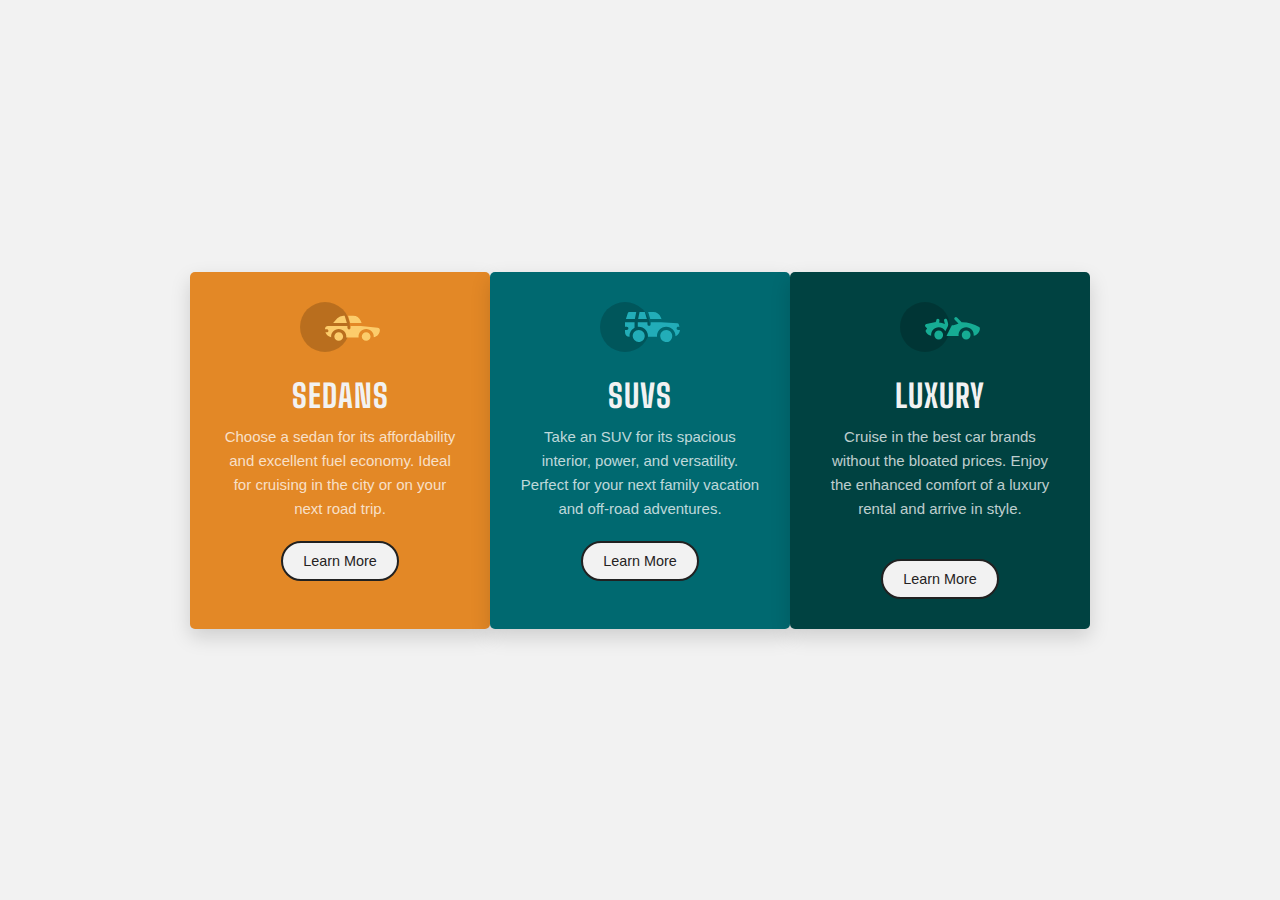
<file: task1/index.html>
<!DOCTYPE html>
<html lang="en">
<head>
    <meta charset="UTF-8">
    <meta name="viewport" content="width=device-width, initial-scale=1.0">
    <title>three-columns-card</title>
    <link rel="stylesheet" href="style.css">
</head>
<body>
    <div class="card-container">
        <div class="card">
            <div class="icon"><img src="images/icon-sedans.svg" alt="SEDANS"></div>
            <h2>SEDANS</h2>
            <p>Choose a sedan for its affordability and excellent fuel economy. Ideal for cruising in the city or on your next road trip.</p>
            <button>Learn More</button>
        </div>
        <div class="card suv">
            <div class="icon"><img src="images/icon-suvs.svg" alt="SUV"></div>
            <h2>SUVS</h2>
            <p>Take an SUV for its spacious interior, power, and versatility. Perfect for your next family vacation and off-road adventures.</p>
            <button>Learn More</button>
        </div>
        <div class="card luxury">
            <div class="icon"><img src="images/icon-luxury.svg" alt="LUXURY"></div>
            <h2>LUXURY</h2>
            <p>Cruise in the best car brands without the bloated prices. Enjoy the enhanced comfort of a luxury rental and arrive in style.</p>
            <br>
            <button>Learn More</button>
        </div>
    </div>
</body>
</html>
</file>
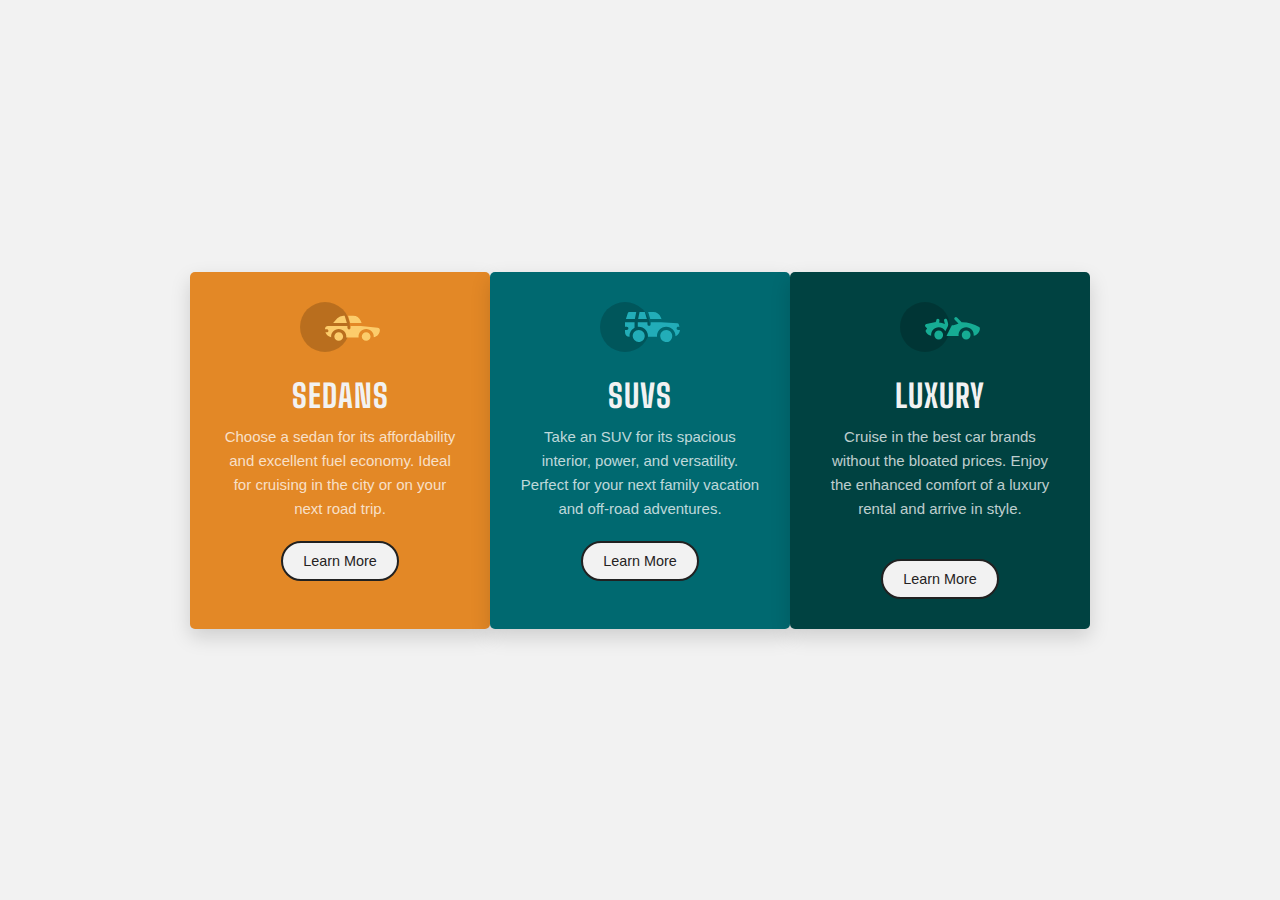
<file: task1/images/index.html>
<!DOCTYPE html>
<html lang="en">
<head>
    <meta charset="UTF-8">
    <meta name="viewport" content="width=device-width, initial-scale=1.0">
    <title>three-columns-card</title>
    <link rel="stylesheet" href="style.css">
</head>
<body>
    <div class="card-container">
        <div class="card sedan">
            <div class="icon"><img src="icon-sedans.svg" alt="SEDANS"></div>
            <h2>SEDANS</h2>
            <p>Choose a sedan for its affordability and excellent fuel economy. Ideal for cruising in the city or on your next road trip.</p>
            <button>Learn More</button>
        </div>
        <div class="card suv">
            <div class="icon"><img src="icon-suvs.svg" alt="SUV"></div>
            <h2>SUVS</h2>
            <p>Take an SUV for its spacious interior, power, and versatility. Perfect for your next family vacation and off-road adventures.</p>
            <button>Learn More</button>
        </div>
        <div class="card luxury">
            <div class="icon"><img src="icon-luxury.svg" alt="LUXURY"></div>
            <h2>LUXURY</h2>
            <p>Cruise in the best car brands without the bloated prices. Enjoy the enhanced comfort of a luxury rental and arrive in style.</p>
            <br>
            <button>Learn More</button>
        </div>
    </div>
</body>
</html>
</file>
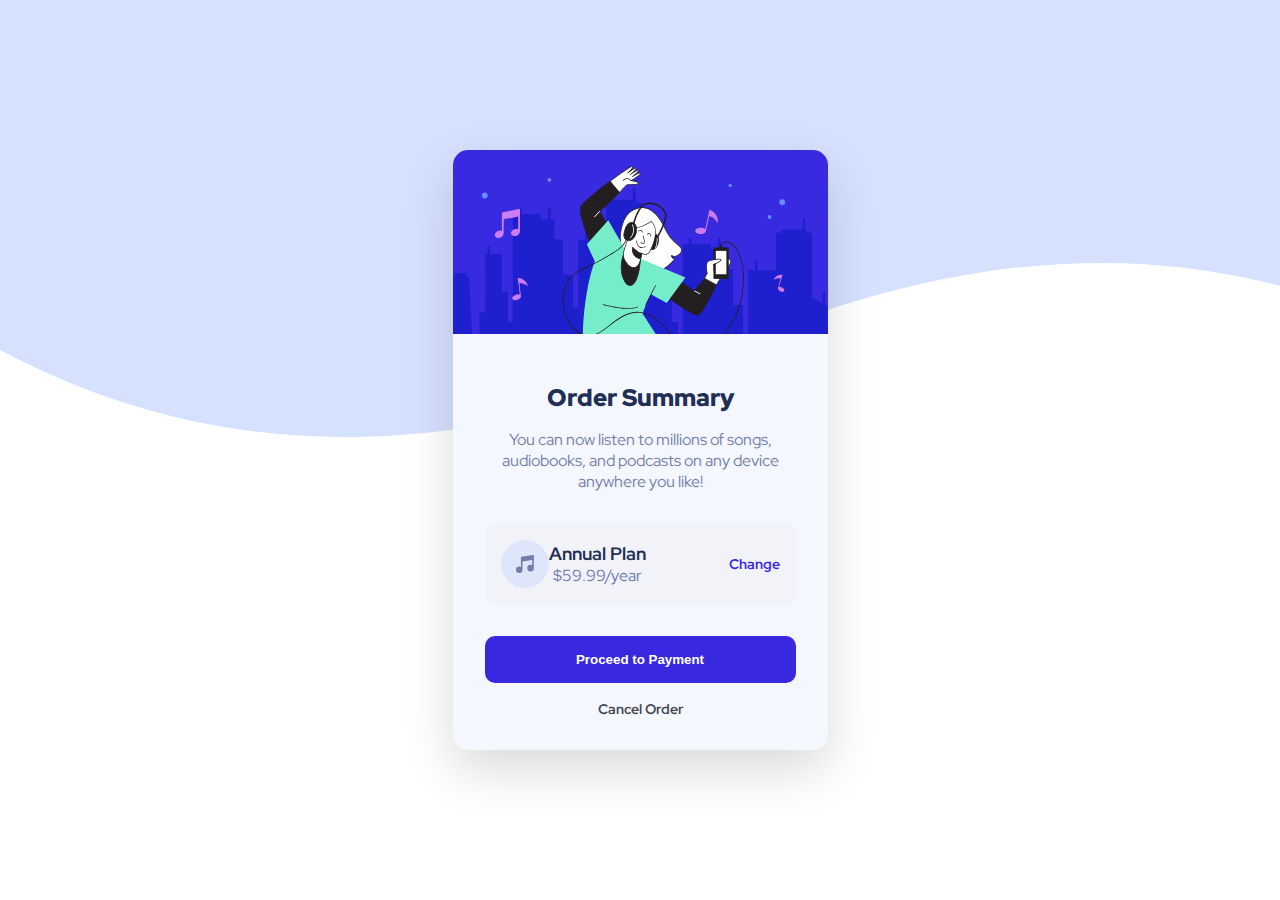
<file: task3/images/index.html>
<html lang="en">
<head>
    <meta charset="UTF-8">
    <meta name="viewport" content="width=device-width, initial-scale=1.0">
    <title>Order Summary</title>
    <link rel="stylesheet" href="style.css">
</head>
<body>
    <div class="card">
        <div class="card-header">
            <img src="illustration-hero.svg" alt="Listening Music">
        </div>
        <div class="card-body">
            <h1>Order Summary</h1>
            <p>You can now listen to millions of songs, audiobooks, and podcasts on any device anywhere you like!</p>
            <div class="plan">
                <img src="icon-music.svg" alt="Music Icon">
                <div class="plan-details">
                    <h2>Annual Plan</h2>
                    <p>$59.99/year</p>
                </div>
                <a href="#">Change</a>
            </div>
            <button class="payment-btn">Proceed to Payment</button>
            <a href="#" class="cancel-link">Cancel Order</a>
        </div>
    </div>
</body>
</html>
</file>
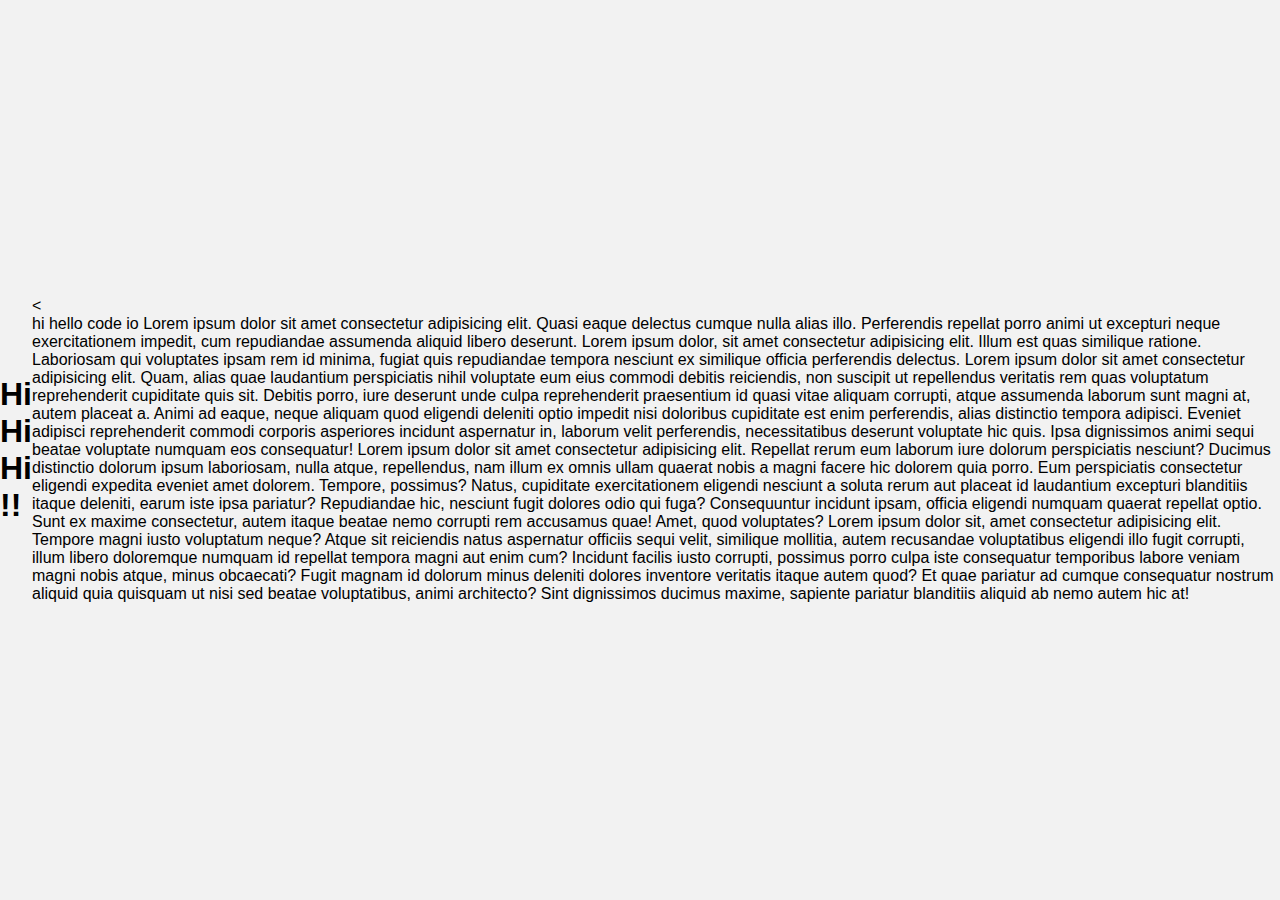
<file: index1.html>
<!DOCTYPE html>
<html>
<head>
    <title>Priya</title>
    <link rel="stylesheet" href="style.css">
</head>
<body>
    <h1>Hi Hi Hi !!</h1>
    <div class="content">
        <<p .class="para"</p>
            <span class=""disp">hi hello code io</span>
        <span>Lorem ipsum dolor sit amet consectetur adipisicing elit. Quasi eaque delectus cumque nulla alias illo. Perferendis repellat porro animi ut excepturi neque exercitationem impedit, cum repudiandae assumenda aliquid libero deserunt.</span>
        <span>Lorem ipsum dolor, sit amet consectetur adipisicing elit. Illum est quas similique ratione. Laboriosam qui voluptates ipsam rem id minima, fugiat quis repudiandae tempora nesciunt ex similique officia perferendis delectus.</span>
        <span>Lorem ipsum dolor sit amet consectetur adipisicing elit. Quam, alias quae laudantium perspiciatis nihil voluptate eum eius commodi debitis reiciendis, non suscipit ut repellendus veritatis rem quas voluptatum reprehenderit cupiditate quis sit. Debitis porro, iure deserunt unde culpa reprehenderit praesentium id quasi vitae aliquam corrupti, atque assumenda laborum sunt magni at, autem placeat a. Animi ad eaque, neque aliquam quod eligendi deleniti optio impedit nisi doloribus cupiditate est enim perferendis, alias distinctio tempora adipisci. Eveniet adipisci reprehenderit commodi corporis asperiores incidunt aspernatur in, laborum velit perferendis, necessitatibus deserunt voluptate hic quis. Ipsa dignissimos animi sequi beatae voluptate numquam eos consequatur!</span>
        <span>Lorem ipsum dolor sit amet consectetur adipisicing elit. Repellat rerum eum laborum iure dolorum perspiciatis nesciunt? Ducimus distinctio dolorum ipsum laboriosam, nulla atque, repellendus, nam illum ex omnis ullam quaerat nobis a magni facere hic dolorem quia porro. Eum perspiciatis consectetur eligendi expedita eveniet amet dolorem. Tempore, possimus? Natus, cupiditate exercitationem eligendi nesciunt a soluta rerum aut placeat id laudantium excepturi blanditiis itaque deleniti, earum iste ipsa pariatur? Repudiandae hic, nesciunt fugit dolores odio qui fuga? Consequuntur incidunt ipsam, officia eligendi numquam quaerat repellat optio. Sunt ex maxime consectetur, autem itaque beatae nemo corrupti rem accusamus quae! Amet, quod voluptates?</span>
        <span>Lorem ipsum dolor sit, amet consectetur adipisicing elit. Tempore magni iusto voluptatum neque? Atque sit reiciendis natus aspernatur officiis sequi velit, similique mollitia, autem recusandae voluptatibus eligendi illo fugit corrupti, illum libero doloremque numquam id repellat tempora magni aut enim cum? Incidunt facilis iusto corrupti, possimus porro culpa iste consequatur temporibus labore veniam magni nobis atque, minus obcaecati? Fugit magnam id dolorum minus deleniti dolores inventore veritatis itaque autem quod? Et quae pariatur ad cumque consequatur nostrum aliquid quia quisquam ut nisi sed beatae voluptatibus, animi architecto? Sint dignissimos ducimus maxime, sapiente pariatur blanditiis aliquid ab nemo autem hic at!</span>

    </div>
</body>
</html>
</file>
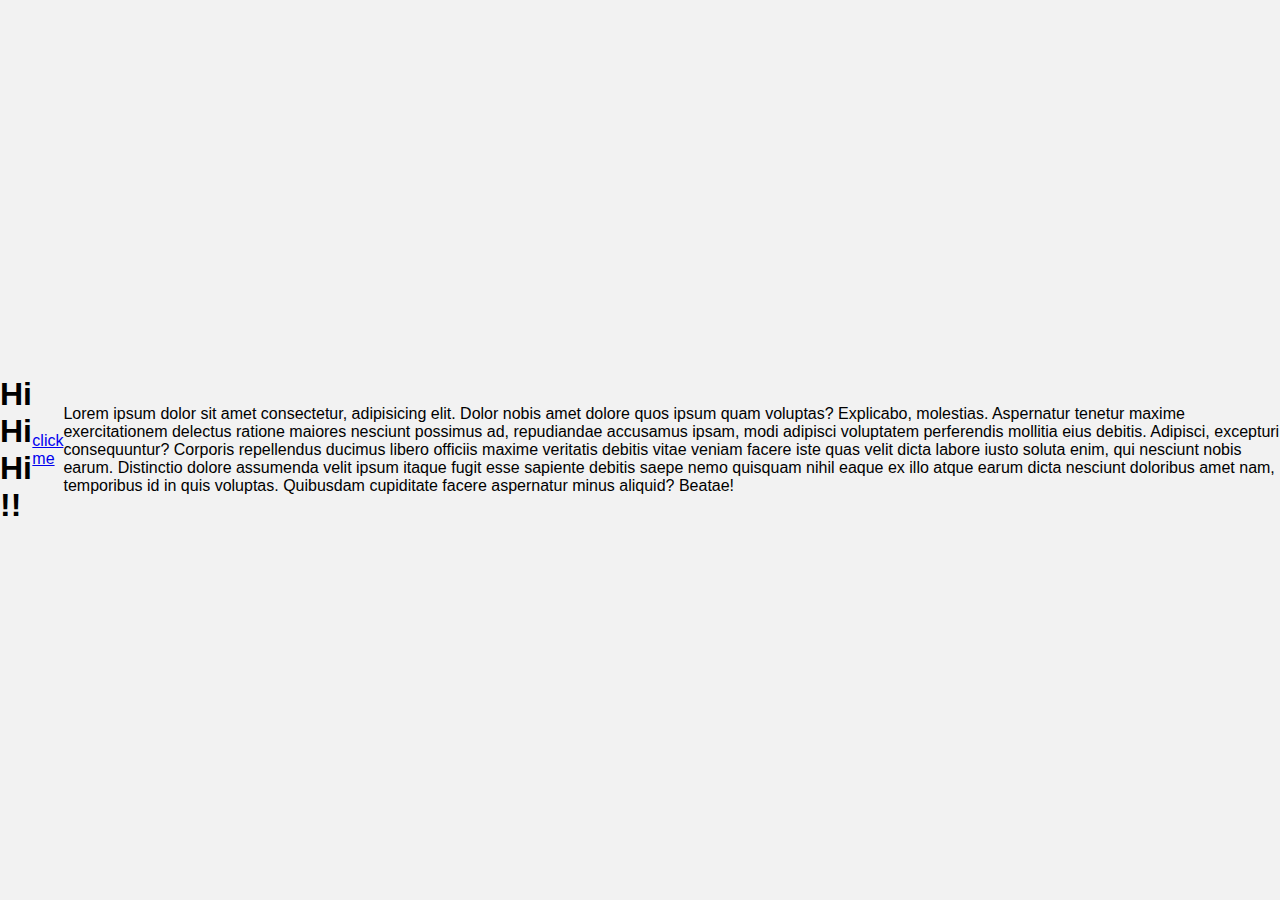
<file: index2.html>
<html>
     <head>
         <title>priya</title>
         <link rel="stylesheet" href="style.css">
     </head>
    <body>
        <h1>Hi Hi Hi !!</h1>
        <a href="#">click me</a>
        <p>Lorem ipsum dolor sit amet consectetur, adipisicing elit. Dolor nobis amet dolore quos ipsum quam voluptas? Explicabo, molestias. Aspernatur tenetur maxime exercitationem delectus ratione maiores nesciunt possimus ad, repudiandae accusamus ipsam, modi adipisci voluptatem perferendis mollitia eius debitis. Adipisci, excepturi consequuntur? Corporis repellendus ducimus libero officiis maxime veritatis debitis vitae veniam facere iste quas velit dicta labore iusto soluta enim, qui nesciunt nobis earum. Distinctio dolore assumenda velit ipsum itaque fugit esse sapiente debitis saepe nemo quisquam nihil eaque ex illo atque earum dicta nesciunt doloribus amet nam, temporibus id in quis voluptas. Quibusdam cupiditate facere aspernatur minus aliquid? Beatae!</p>
   
        


        </p>
    </body>
</html>
</file>
<file: task1/style.css>
@import url('https://fonts.googleapis.com/css2?family=Big+Shoulders:opsz,wght@10..72,100..900&family=Lexend+Deca:wght@100..900&display=swap');


*{
margin:0;
padding:0;
box-sizing: border-box;

}
body {
    background-color: hsl(0,0%,95%);
    font-family: 'Lucida Sans', 'Lucida Sans Regular', 'Lucida Grande', 'Lucida Sans Unicode', Geneva, Verdana, sans-serif ;
    margin: 0;
    padding: 0;
    display: flex;
    justify-content: center;
    align-items: center;
    min-height: 100vh;
}

.card-container {
    display: flex;
    flex-wrap: wrap;
    padding: 20px;
    max-width: 1440px;
    width: 100%;
    justify-content: center;
}

.card {
    width: 90%;
    max-width: 300px;
    padding: 30px;
    color: hsla(0, 0%, 100%, 0.75);
    border-radius: 5px;
    box-shadow: 0 8px 20px rgba(0,0,0,0.15);
    text-align: center;
    transition: transform 0.3s, box-shadow 0.3s;
    position: relative;
}

.card .icon img {  
    width: 80px;  
    margin-bottom: 20px;  
    opacity: 0.9;  
}

.card h2 {
    margin: 0 0 10px;
    font-family: 'Big Shoulders';
    font-size: 2rem;
    color: hsl(0, 0%, 95%);
    letter-spacing: 1px;
}

.card p {
    margin: 0 0 20px;
    font-size: 15px;
    line-height: 1.6;
    color: hsla(0, 0%, 100%, 0.75);
}

.card button {
    background-color: hsl(0,0%,95%);
    color: hsl(0, 4%, 14%);
    border: 2px solid hsl(0, 1%, 13%);
    padding: 10px 20px;
    border-radius: 25px;
    cursor: pointer;
    font-size: 0.9em;
    transition: background-color 0.3s, color 0.3s;
}

.card button:hover {
    background-color: hsla(0, 5%, 46%, 0.75);
    color: inherit;
}

.card  { background-color: hsl(31, 77%, 52%); }
.card.suv { background-color: hsl(184, 100%, 22%);}
.card.luxury { background-color: hsl(179, 100%, 13%); }
.card:hover {
    transform: translateY(-10px);
    box-shadow: 0 15px 30px rgba(0,0,0,0.2);
}


@media (min-width: 375px) and (max-width: 767px) {
    .card-container{
        flex-direction: row;
        justify-content: center;
        }
    }

@media (min-width: 1440px) {
    .card-container{
        flex-direction: row;
        justify-content: center;
    }
}
</file>
<file: task1/images/style.css>
@import url('https://fonts.googleapis.com/css2?family=Big+Shoulders:opsz,wght@10..72,100..900&family=Lexend+Deca:wght@100..900&display=swap');


*{
margin:0;
padding:0;
box-sizing: border-box;

}
body {
    background-color: hsl(0,0%,95%);
    font-family: 'Lucida Sans', 'Lucida Sans Regular', 'Lucida Grande', 'Lucida Sans Unicode', Geneva, Verdana, sans-serif ;
    margin: 0;
    padding: 0;
    display: flex;
    justify-content: center;
    align-items: center;
    min-height: 100vh;
}

.card-container {
    display: flex;
    flex-wrap: wrap;
    padding: 20px;
    max-width: 1440px;
    width: 100%;
    justify-content: center;
}

.card {
    width: 90%;
    max-width: 300px;
    padding: 30px;
    color: hsla(0, 0%, 100%, 0.75);
    border-radius: 5px;
    box-shadow: 0 8px 20px rgba(0,0,0,0.15);
    text-align: center;
    transition: transform 0.3s, box-shadow 0.3s;
    position: relative;
}

.card .icon img {  
    width: 80px;  
    margin-bottom: 20px;  
    opacity: 0.9;  
}

.card h2 {
    margin: 0 0 10px;
    font-family: 'Big Shoulders';
    font-size: 2rem;
    color: hsl(0, 0%, 95%);
    letter-spacing: 1px;
}

.card p {
    margin: 0 0 20px;
    font-size: 15px;
    line-height: 1.6;
    color: hsla(0, 0%, 100%, 0.75);
}

.card button {
    background-color: hsl(0,0%,95%);
    color: hsl(0, 4%, 14%);
    border: 2px solid hsl(0, 1%, 13%);
    padding: 10px 20px;
    border-radius: 25px;
    cursor: pointer;
    font-size: 0.9em;
    transition: background-color 0.3s, color 0.3s;
}

.card button:hover {
    background-color: hsla(0, 5%, 46%, 0.75);
    color: inherit;
}

.card.sedan { background-color: hsl(31, 77%, 52%); }
.card.suv { background-color: hsl(184, 100%, 22%);}
.card.luxury { background-color: hsl(179, 100%, 13%); }
.card:hover {
    transform: translateY(-10px);
    box-shadow: 0 15px 30px rgba(0,0,0,0.2);
}


@media (min-width: 375px) and (max-width: 767px) {
    .card-container{
        flex-direction: row;
        justify-content: center;
        }
    }

@media (min-width: 1440px) {
    .card-container{
        flex-direction: row;
        justify-content: center;
    }
}
</file>
<file: task3/images/style.css>
@import url('https://fonts.googleapis.com/css2?family=Big+Shoulders:opsz,wght@10..72,100..900&family=Kumbh+Sans:wght@100..900&family=Lexend+Deca:wght@100..900&family=Red+Hat+Display:ital,wght@0,300..900;1,300..900&display=swap');

body {
    font-family: 'Red Hat Display';
    background-image: url(pattern-background-desktop.svg);
    background-repeat: no-repeat;
    width: 100%;
    display: flex;
    justify-content: center;
    align-items: center;
    min-height: 100vh;
    margin: 0;
}
.card {
    width: 375px;
    background-color: hsl(225, 100%, 98%);
    border-radius: 15px;
    box-shadow: 0 20px 50px rgba(0, 0, 0, 0.15);
}

.card-header img {
    width: 100%;
    border-top-left-radius: 15px;
    border-top-right-radius: 15px;
    display: block;
}

.card-body {
    padding: 2rem;
    text-align: center;
}

.card-body h1 {
    color: hsl(223, 47%, 23%);
    font-weight: 900;
    margin-bottom: 1rem;
    font-size: 1.5rem;
}

.card-body p {
    color: hsl(224, 23%, 55%);
    margin-bottom: 2rem;
    font-size: 16px;
}

.plan {
    display: flex;
    align-items: center;
    background-color: hsl(225, 36%, 96%);
    border-radius: 10px;
    padding: 1rem;
    margin-bottom: 2rem;
}

.plan :hover{
    color: green;
}

}
.plan img {
    width: 40px;
    margin-right: 1rem;
}

.plan-details h2 {
    color: hsl(223, 47%, 23%);
    font-weight: 700;
    margin: 0;
    font-size: 1.1rem;
}

.plan-details p {
    color: hsl(228, 29%, 55%);
    margin: 0;
    font-size: 16px;
}

.plan a {
    margin-left: auto;
    color: hsl(245, 75%, 52%);
    text-decoration: none;
    font-weight: 700;
    font-size: 0.9rem;
}

.payment-btn {
    background-color: hsl(245, 75%, 52%);
    color: #fff;
    border: none;
    width: 100%;
    padding: 1rem;
    border-radius: 10px;
    font-weight: 700;
    cursor: pointer;
    margin-bottom: 1rem;
    transition: background-color 0.3s;
}

.payment-btn:hover {
    background-color: rgb(208, 41, 69);
    color: #fff;
}

.cancel-link {
    color: hsl(224, 10%, 30%);
    text-decoration: none;
    font-weight: 700;
    display: block;
    font-size: 0.9rem;
}

 .cancel-link:hover {
    color: red;
}
</file>
<file: style.css>
@import url('https://fonts.googleapis.com/css2?family=Big+Shoulders:opsz,wght@10..72,100..900&family=Lexend+Deca:wght@100..900&display=swap');


*{
margin:0;
padding:0;
box-sizing: border-box;

}
body {
    background-color: hsl(0,0%,95%);
    font-family: 'Lucida Sans', 'Lucida Sans Regular', 'Lucida Grande', 'Lucida Sans Unicode', Geneva, Verdana, sans-serif ;
    margin: 0;
    padding: 0;
    display: flex;
    justify-content: center;
    align-items: center;
    min-height: 100vh;
}

.card-container {
    display: flex;
    flex-wrap: wrap;
    padding: 20px;
    max-width: 1440px;
    width: 100%;
    justify-content: center;
}

.card {
    width: 90%;
    max-width: 300px;
    padding: 30px;
    color: hsla(0, 0%, 100%, 0.75);
    border-radius: 5px;
    box-shadow: 0 8px 20px rgba(0,0,0,0.15);
    text-align: center;
    transition: transform 0.3s, box-shadow 0.3s;
    position: relative;
}

.card .icon img {  
    width: 80px;  
    margin-bottom: 20px;  
    opacity: 0.9;  
}

.card h2 {
    margin: 0 0 10px;
    font-family: 'Big Shoulders';
    font-size: 2rem;
    color: hsl(0, 0%, 95%);
    letter-spacing: 1px;
}

.card p {
    margin: 0 0 20px;
    font-size: 15px;
    line-height: 1.6;
    color: hsla(0, 0%, 100%, 0.75);
}

.card button {
    background-color: hsl(0,0%,95%);
    color: hsl(0, 4%, 14%);
    border: 2px solid hsl(0, 1%, 13%);
    padding: 10px 20px;
    border-radius: 25px;
    cursor: pointer;
    font-size: 0.9em;
    transition: background-color 0.3s, color 0.3s;
}

.card button:hover {
    background-color: hsla(0, 5%, 46%, 0.75);
    color: inherit;
}

.card.sedan { background-color: hsl(31, 77%, 52%); }
.card.suv { background-color: hsl(184, 100%, 22%);}
.card.luxury { background-color: hsl(179, 100%, 13%); }
.card:hover {
    transform: translateY(-10px);
    box-shadow: 0 15px 30px rgba(0,0,0,0.2);
}


@media (min-width: 375px) and (max-width: 767px) {
    .card-container{
        flex-direction: row;
        justify-content: center;
        }
    }

@media (min-width: 1440px) {
    .card-container{
        flex-direction: row;
        justify-content: center;
    }
}
</file>
